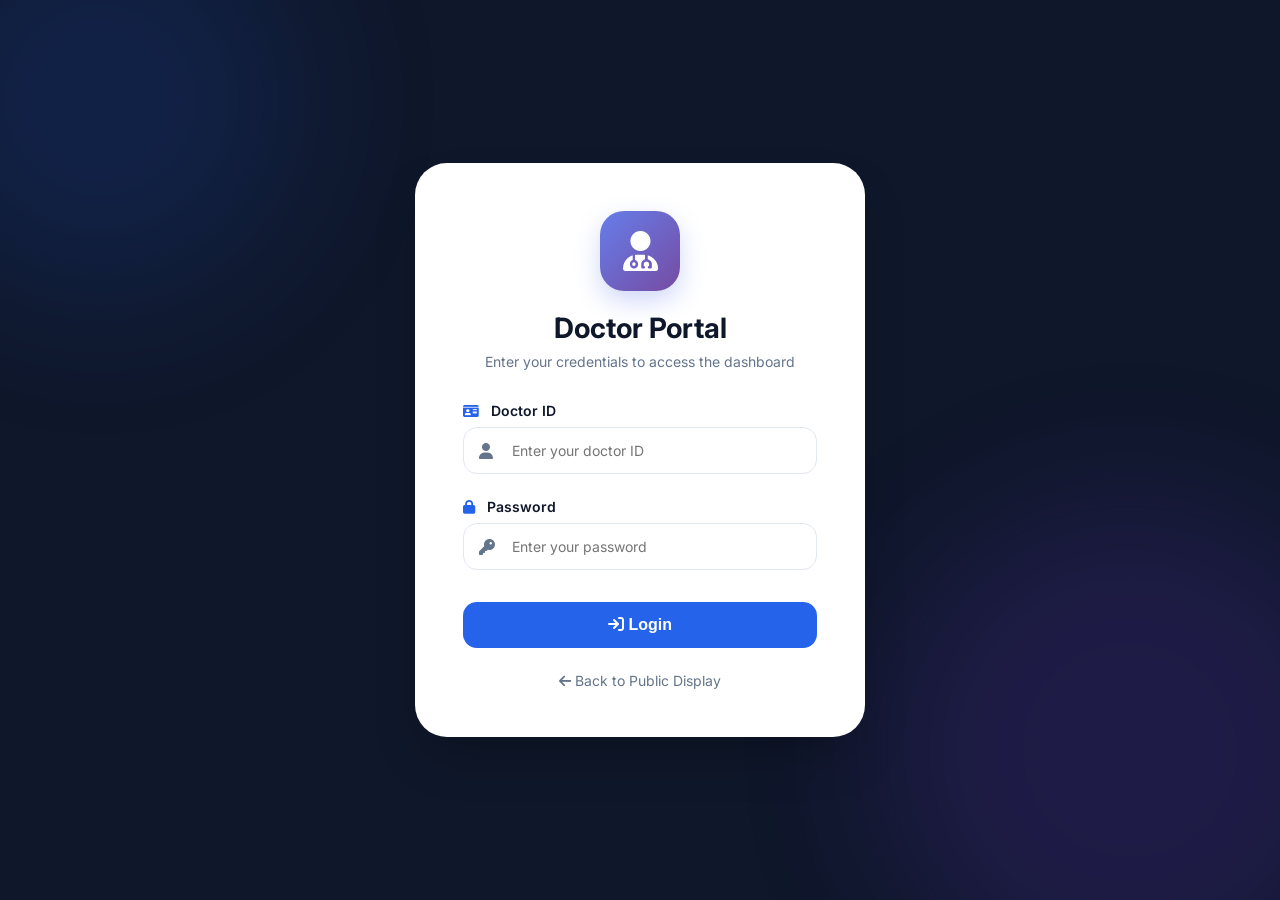
<file: doctor-login.html>
<!DOCTYPE html>
<html lang="en">
<head>
    <meta charset="UTF-8">
    <meta name="viewport" content="width=device-width, initial-scale=1.0">
    <title>MedQueue · Doctor Login</title>
    <link rel="stylesheet" href="https://cdnjs.cloudflare.com/ajax/libs/font-awesome/6.4.0/css/all.min.css">
    <link href="https://fonts.googleapis.com/css2?family=Inter:wght@300;400;500;600;700;800&display=swap" rel="stylesheet">
    <style>
        * {
            margin: 0;
            padding: 0;
            box-sizing: border-box;
        }

        :root {
            --primary: #2563eb;
            --primary-dark: #1d4ed8;
            --success: #10b981;
            --danger: #ef4444;
            --dark: #0f172a;
            --gray: #64748b;
            --gray-light: #94a3b8;
            --border: #e2e8f0;
            --gradient-1: linear-gradient(135deg, #667eea 0%, #764ba2 100%);
        }

        body {
            font-family: 'Inter', sans-serif;
            background: var(--dark);
            min-height: 100vh;
            position: relative;
            overflow-x: hidden;
        }

        /* Animated Background */
        .bg-shape {
            position: fixed;
            border-radius: 50%;
            filter: blur(80px);
            opacity: 0.15;
            z-index: 0;
            pointer-events: none;
        }

        .shape-1 {
            top: -100px;
            left: -100px;
            width: 400px;
            height: 400px;
            background: var(--primary);
            animation: float 20s ease-in-out infinite;
        }

        .shape-2 {
            bottom: -100px;
            right: -100px;
            width: 500px;
            height: 500px;
            background: #7c3aed;
            animation: float 25s ease-in-out infinite reverse;
        }

        @keyframes float {
            0%, 100% { transform: translate(0, 0) rotate(0deg); }
            33% { transform: translate(30px, -30px) rotate(120deg); }
            66% { transform: translate(-20px, 20px) rotate(240deg); }
        }

        .container {
            min-height: 100vh;
            display: flex;
            align-items: center;
            justify-content: center;
            padding: 20px;
            position: relative;
            z-index: 1;
        }

        .login-card {
            background: white;
            border-radius: 32px;
            padding: 48px;
            max-width: 450px;
            width: 100%;
            box-shadow: 0 25px 50px -12px rgba(0,0,0,0.25);
        }

        .login-header {
            text-align: center;
            margin-bottom: 32px;
        }

        .login-icon {
            width: 80px;
            height: 80px;
            background: var(--gradient-1);
            border-radius: 24px;
            display: flex;
            align-items: center;
            justify-content: center;
            margin: 0 auto 20px;
            box-shadow: 0 10px 25px rgba(102,126,234,0.3);
        }

        .login-icon i {
            font-size: 40px;
            color: white;
        }

        .login-header h2 {
            font-size: 28px;
            font-weight: 700;
            color: var(--dark);
            margin-bottom: 8px;
        }

        .login-header p {
            color: var(--gray);
            font-size: 14px;
        }

        .form-group {
            margin-bottom: 24px;
        }

        .form-group label {
            display: block;
            font-size: 14px;
            font-weight: 600;
            color: var(--dark);
            margin-bottom: 8px;
        }

        .form-group label i {
            margin-right: 8px;
            color: var(--primary);
        }

        .input-group {
            position: relative;
        }

        .input-group i {
            position: absolute;
            left: 16px;
            top: 50%;
            transform: translateY(-50%);
            color: var(--gray);
            font-size: 16px;
        }

        .input-group input {
            width: 100%;
            padding: 14px 16px 14px 48px;
            border: 1px solid var(--border);
            border-radius: 14px;
            font-size: 14px;
            font-family: 'Inter', sans-serif;
            transition: all 0.3s;
        }

        .input-group input:focus {
            outline: none;
            border-color: var(--primary);
            box-shadow: 0 0 0 3px rgba(37,99,235,0.1);
        }

        .login-btn {
            width: 100%;
            padding: 14px;
            background: var(--primary);
            color: white;
            border: none;
            border-radius: 14px;
            font-size: 16px;
            font-weight: 600;
            cursor: pointer;
            transition: all 0.3s;
            margin-top: 8px;
        }

        .login-btn:hover {
            background: var(--primary-dark);
            transform: translateY(-2px);
        }

        .back-link {
            display: block;
            text-align: center;
            margin-top: 24px;
            color: var(--gray);
            text-decoration: none;
            font-size: 14px;
        }

        .back-link:hover {
            color: var(--primary);
        }

        .error-message {
            background: #fee2e2;
            color: #dc2626;
            padding: 12px;
            border-radius: 12px;
            margin-bottom: 20px;
            display: none;
            align-items: center;
            gap: 10px;
            font-size: 13px;
        }

        .error-message.show {
            display: flex;
        }

        @media (max-width: 768px) {
            .login-card {
                padding: 32px 24px;
            }
        }
    </style>
</head>
<body>
    <div class="bg-shape shape-1"></div>
    <div class="bg-shape shape-2"></div>

    <div class="container">
        <div class="login-card">
            <div class="login-header">
                <div class="login-icon">
                    <i class="fas fa-user-md"></i>
                </div>
                <h2>Doctor Portal</h2>
                <p>Enter your credentials to access the dashboard</p>
            </div>

            <div class="error-message" id="errorMessage">
                <i class="fas fa-exclamation-circle"></i>
                <span>Invalid doctor ID or password</span>
            </div>

            <form id="loginForm">
                <div class="form-group">
                    <label><i class="fas fa-id-card"></i> Doctor ID</label>
                    <div class="input-group">
                        <i class="fas fa-user"></i>
                        <input type="text" id="doctorId" placeholder="Enter your doctor ID" autocomplete="off">
                    </div>
                </div>

                <div class="form-group">
                    <label><i class="fas fa-lock"></i> Password</label>
                    <div class="input-group">
                        <i class="fas fa-key"></i>
                        <input type="password" id="password" placeholder="Enter your password">
                    </div>
                </div>

                <button type="submit" class="login-btn">
                    <i class="fas fa-arrow-right-to-bracket"></i> Login
                </button>
            </form>

            <a href="public.html" class="back-link">
                <i class="fas fa-arrow-left"></i> Back to Public Display
            </a>
        </div>
    </div>

    <script>
        // Hardcoded doctor credentials
        const doctors = [
            { id: "DR_SHARMA", password: "sharma123", name: "Dr. Sharma", department: "Cardiology", prefix: "S" },
            { id: "DR_KHAN", password: "khan123", name: "Dr. Khan", department: "Neurology", prefix: "K" },
            { id: "DR_PATEL", password: "patel123", name: "Dr. Patel", department: "General Medicine", prefix: "P" }
        ];

        const form = document.getElementById('loginForm');
        const errorMessage = document.getElementById('errorMessage');

        form.addEventListener('submit', (e) => {
            e.preventDefault();
            
            const doctorId = document.getElementById('doctorId').value.trim().toUpperCase();
            const password = document.getElementById('password').value.trim();
            
            // Find matching doctor
            const doctor = doctors.find(d => d.id === doctorId && d.password === password);
            
            if (doctor) {
                // Store doctor info in sessionStorage
                sessionStorage.setItem('loggedInDoctor', JSON.stringify({
                    id: doctor.id,
                    name: doctor.name,
                    department: doctor.department,
                    prefix: doctor.prefix
                }));
                
                // Redirect to doctor dashboard
                window.location.href = 'doctor-dashboard.html';
            } else {
                errorMessage.classList.add('show');
                setTimeout(() => {
                    errorMessage.classList.remove('show');
                }, 3000);
            }
        });
    </script>
</body>
</html>
</file>
